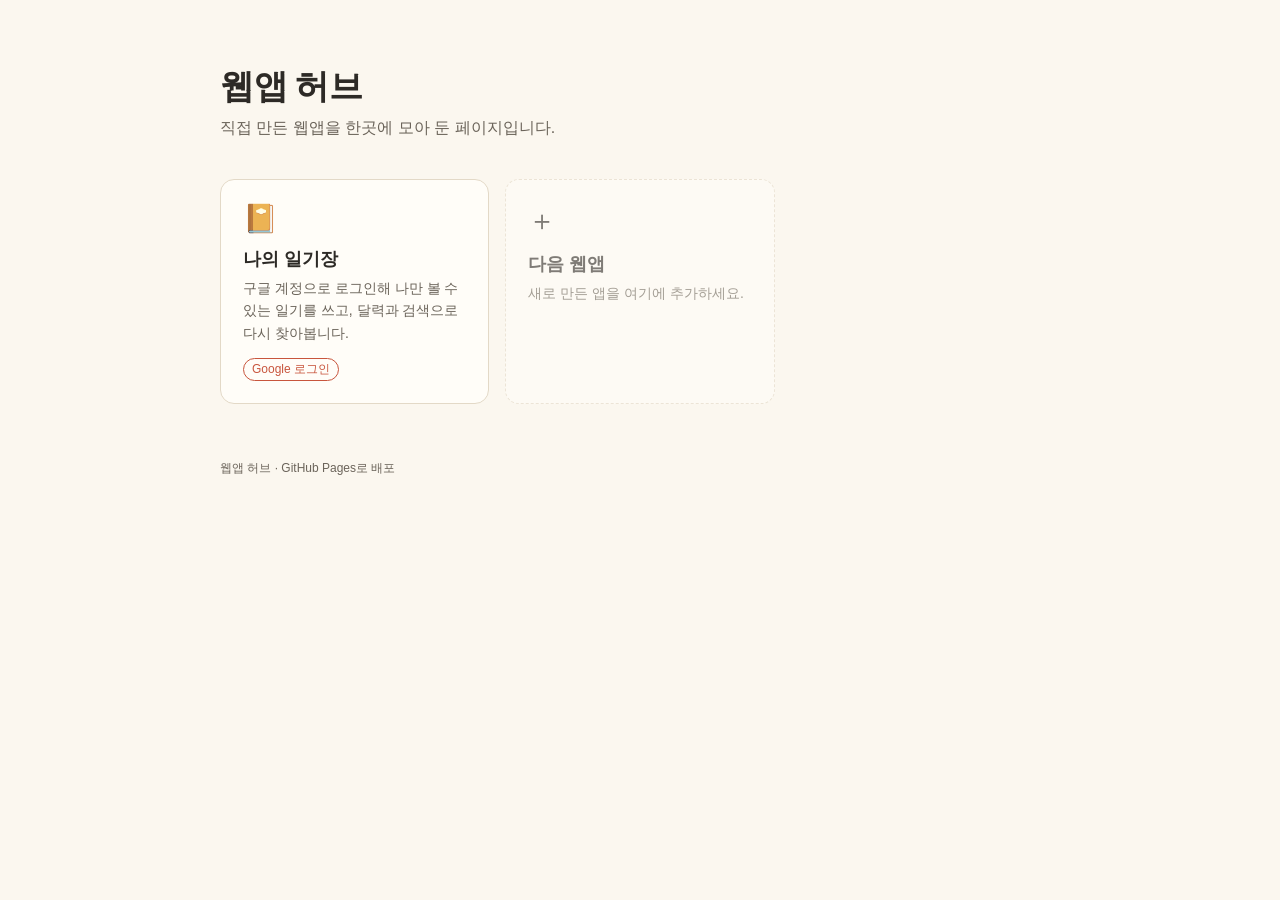
<file: index.html>
<!doctype html>
<html lang="ko">
<head>
<meta charset="utf-8">
<meta name="viewport" content="width=device-width, initial-scale=1">
<meta http-equiv="Content-Security-Policy" content="default-src 'self'; style-src 'self' 'unsafe-inline'; img-src 'self' data:; object-src 'none'; base-uri 'self'">
<title>웹앱 허브</title>
<style>
  :root{--paper:#fbf7ef;--ink:#2d2a26;--soft:#6b645a;--line:#e3d9c7;--card:#fffdf8;--accent:#c8553d;
        --serif:"Nanum Myeongjo","Noto Serif KR","Batang",serif;
        --sans:"Pretendard","Malgun Gothic","Apple SD Gothic Neo","Noto Sans KR",sans-serif}
  @media (prefers-color-scheme:dark){:root{--paper:#1f1d1a;--ink:#efe9de;--soft:#a79f92;--line:#3a3530;--card:#28251f;--accent:#e07a62}}
  *{box-sizing:border-box} body{margin:0;background:var(--paper);color:var(--ink);font-family:var(--sans)}
  .wrap{max-width:880px;margin:0 auto;padding:64px 20px}
  h1{font-family:var(--serif);font-size:34px;margin:0 0 8px;letter-spacing:-.5px}
  .sub{color:var(--soft);margin:0 0 40px}
  .grid{display:grid;grid-template-columns:repeat(auto-fill,minmax(240px,1fr));gap:16px}
  .card{display:block;text-decoration:none;color:inherit;background:var(--card);border:1px solid var(--line);
         border-radius:14px;padding:22px;transition:transform .15s,border-color .15s}
  a.card:hover{transform:translateY(-2px);border-color:var(--accent)}
  .icon{font-size:28px} .card h2{font-size:18px;margin:12px 0 6px} .card p{margin:0;color:var(--soft);font-size:14px;line-height:1.6}
  .tag{display:inline-block;margin-top:14px;font-size:12px;color:var(--accent);border:1px solid var(--accent);border-radius:999px;padding:2px 8px}
  .soon{border-style:dashed;opacity:.6;pointer-events:none}
  footer{margin-top:56px;color:var(--soft);font-size:12px}
</style>
</head>
<body>
<div class="wrap">
  <h1>웹앱 허브</h1>
  <p class="sub">직접 만든 웹앱을 한곳에 모아 둔 페이지입니다.</p>
  <div class="grid">
    <a class="card" href="diary/">
      <div class="icon">📔</div>
      <h2>나의 일기장</h2>
      <p>구글 계정으로 로그인해 나만 볼 수 있는 일기를 쓰고, 달력과 검색으로 다시 찾아봅니다.</p>
      <span class="tag">Google 로그인</span>
    </a>
    <div class="card soon" aria-hidden="true">
      <div class="icon">＋</div>
      <h2>다음 웹앱</h2>
      <p>새로 만든 앱을 여기에 추가하세요.</p>
    </div>
  </div>
  <footer>웹앱 허브 · GitHub Pages로 배포</footer>
</div>
</body>
</html>
</file>
